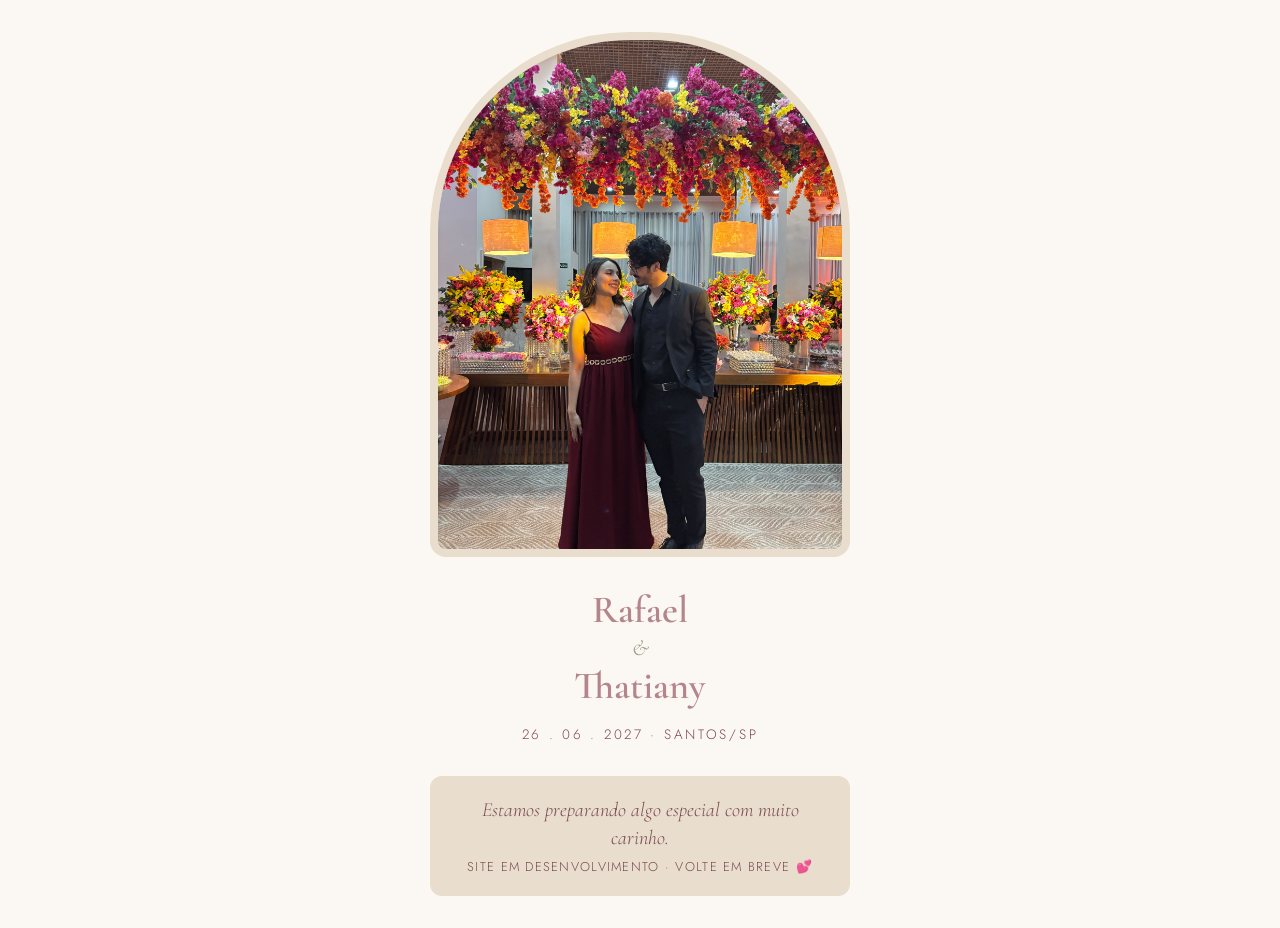
<file: index.html>
<!DOCTYPE html>
<html lang="pt-BR">
<head>
  <meta charset="UTF-8">
  <meta name="viewport" content="width=device-width, initial-scale=1.0">
  <meta name="robots" content="noindex, nofollow">
  <title>Rafael & Thatiany · 26.06.2027</title>
  <link rel="preconnect" href="https://fonts.googleapis.com">
  <link rel="preconnect" href="https://fonts.gstatic.com" crossorigin>
  <link href="https://fonts.googleapis.com/css2?family=Cormorant+Garamond:ital,wght@0,400;0,600;1,400&family=Jost:wght@300;400&display=swap" rel="stylesheet">
  <style>
    :root {
      --marsala-pastel: #B5858C;
      --marsala-profundo: #7A4A52;
      --off-white: #FBF7F2;
      --bege: #E9DDCD;
      --oliva: #9AA48A;
    }
    * { box-sizing: border-box; margin: 0; padding: 0; }
    body {
      min-height: 100vh;
      background: var(--off-white);
      color: var(--marsala-profundo);
      font-family: 'Jost', 'Lato', sans-serif;
      font-weight: 300;
      display: flex;
      align-items: center;
      justify-content: center;
      padding: 2rem 1.25rem;
    }
    main {
      max-width: 420px;
      width: 100%;
      text-align: center;
    }
    .foto {
      width: 100%;
      aspect-ratio: 4 / 5;
      object-fit: cover;
      border-radius: 200px 200px 16px 16px;
      border: 8px solid var(--bege);
      background: var(--bege);
      display: block;
      margin: 0 auto 2rem;
    }
    h1 {
      font-family: 'Cormorant Garamond', Georgia, serif;
      font-weight: 600;
      font-size: 2.4rem;
      line-height: 1.1;
      color: var(--marsala-pastel);
    }
    h1 span {
      display: block;
      font-style: italic;
      font-weight: 400;
      font-size: 1.4rem;
      color: var(--oliva);
      margin: 0.3rem 0;
    }
    .data {
      margin-top: 1rem;
      letter-spacing: 0.2em;
      font-size: 0.85rem;
      text-transform: uppercase;
    }
    .aviso {
      margin-top: 2rem;
      padding: 1.25rem 1.5rem;
      background: var(--bege);
      border-radius: 12px;
      font-family: 'Cormorant Garamond', Georgia, serif;
      font-size: 1.25rem;
      font-style: italic;
      line-height: 1.4;
    }
    .aviso small {
      display: block;
      margin-top: 0.4rem;
      font-family: 'Jost', sans-serif;
      font-style: normal;
      font-size: 0.8rem;
      letter-spacing: 0.1em;
      text-transform: uppercase;
      color: var(--marsala-profundo);
    }
    @media (prefers-reduced-motion: no-preference) {
      main { animation: fade 1.2s ease both; }
      @keyframes fade { from { opacity: 0; transform: translateY(10px); } to { opacity: 1; transform: none; } }
    }
  </style>
</head>
<body>
  <main>
    <img class="foto" src="assets/foto-casal.jpg" alt="Rafael e Thatiany" onerror="this.style.display='none'">
    <h1>Rafael <span>&amp;</span> Thatiany</h1>
    <p class="data">26 . 06 . 2027 · Santos/SP</p>
    <div class="aviso">
      Estamos preparando algo especial com muito carinho.
      <small>Site em desenvolvimento · volte em breve 💕</small>
    </div>
  </main>
</body>
</html>
</file>
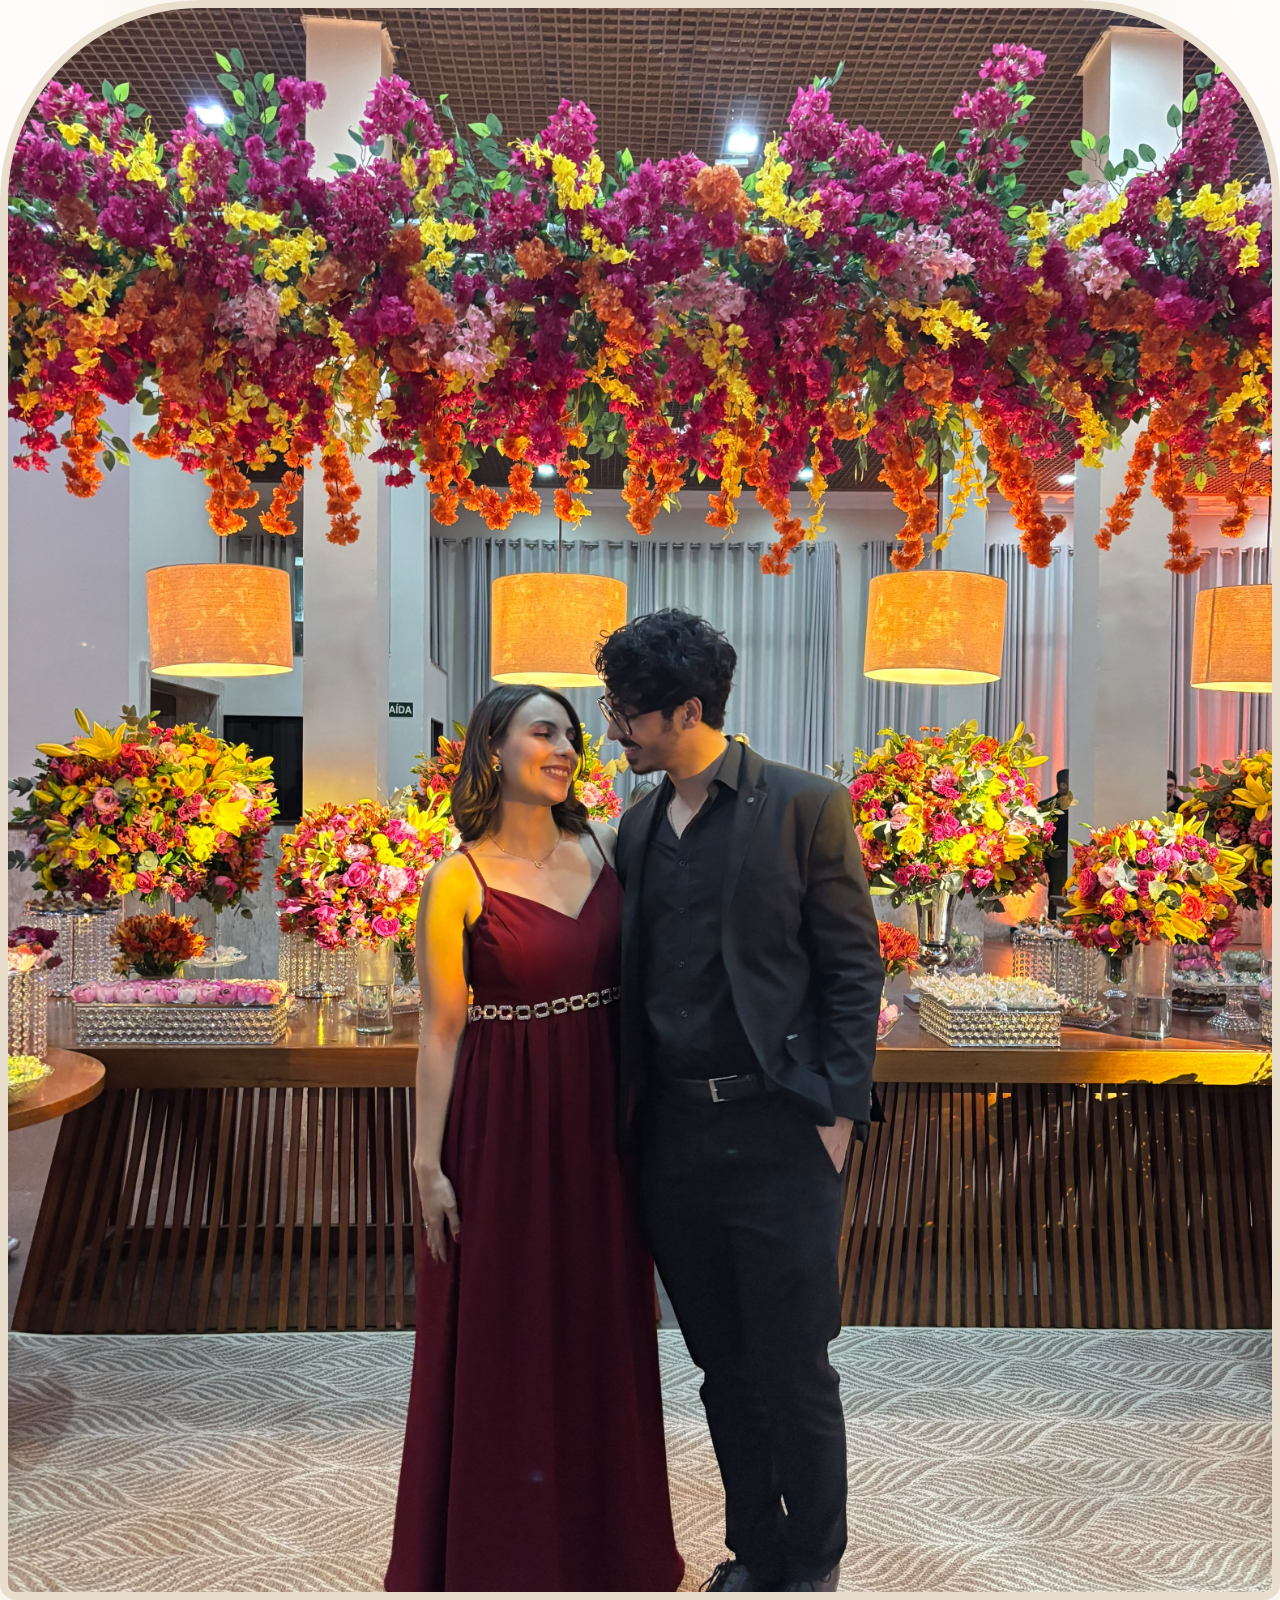
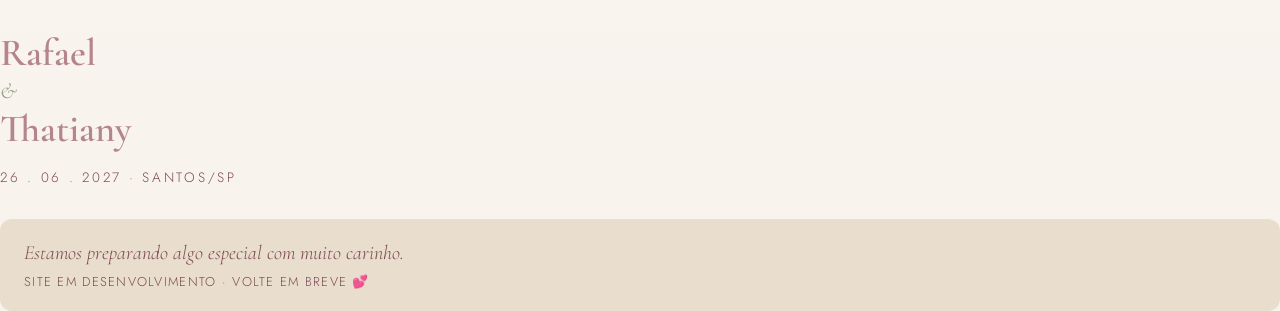
<file: frontend/index.html>
<!DOCTYPE html>
<html lang="pt-BR">
<head>
  <meta charset="UTF-8">
  <meta name="viewport" content="width=device-width, initial-scale=1.0">
  <meta name="robots" content="noindex, nofollow">
  <title>Rafael & Thatiany · 26.06.2027</title>
  <link rel="preconnect" href="https://fonts.googleapis.com">
  <link rel="preconnect" href="https://fonts.gstatic.com" crossorigin>
  <link href="https://fonts.googleapis.com/css2?family=Cormorant+Garamond:ital,wght@0,400;0,600;1,400&family=Jost:wght@300;400&display=swap" rel="stylesheet">
  <link rel="stylesheet" href="./css/styles.css">
</head>
<body>
  <main>
    <img class="foto" src="./assets/foto-casal.jpg" alt="Rafael e Thatiany">
    <h1>Rafael <span>&amp;</span> Thatiany</h1>
    <p class="data">26 . 06 . 2027 · Santos/SP</p>
    <div class="aviso">
      Estamos preparando algo especial com muito carinho.
      <small>Site em desenvolvimento · volte em breve 💕</small>
    </div>
  </main>

  <script src="./js/script.js"></script>
</body>
</html>
</file>
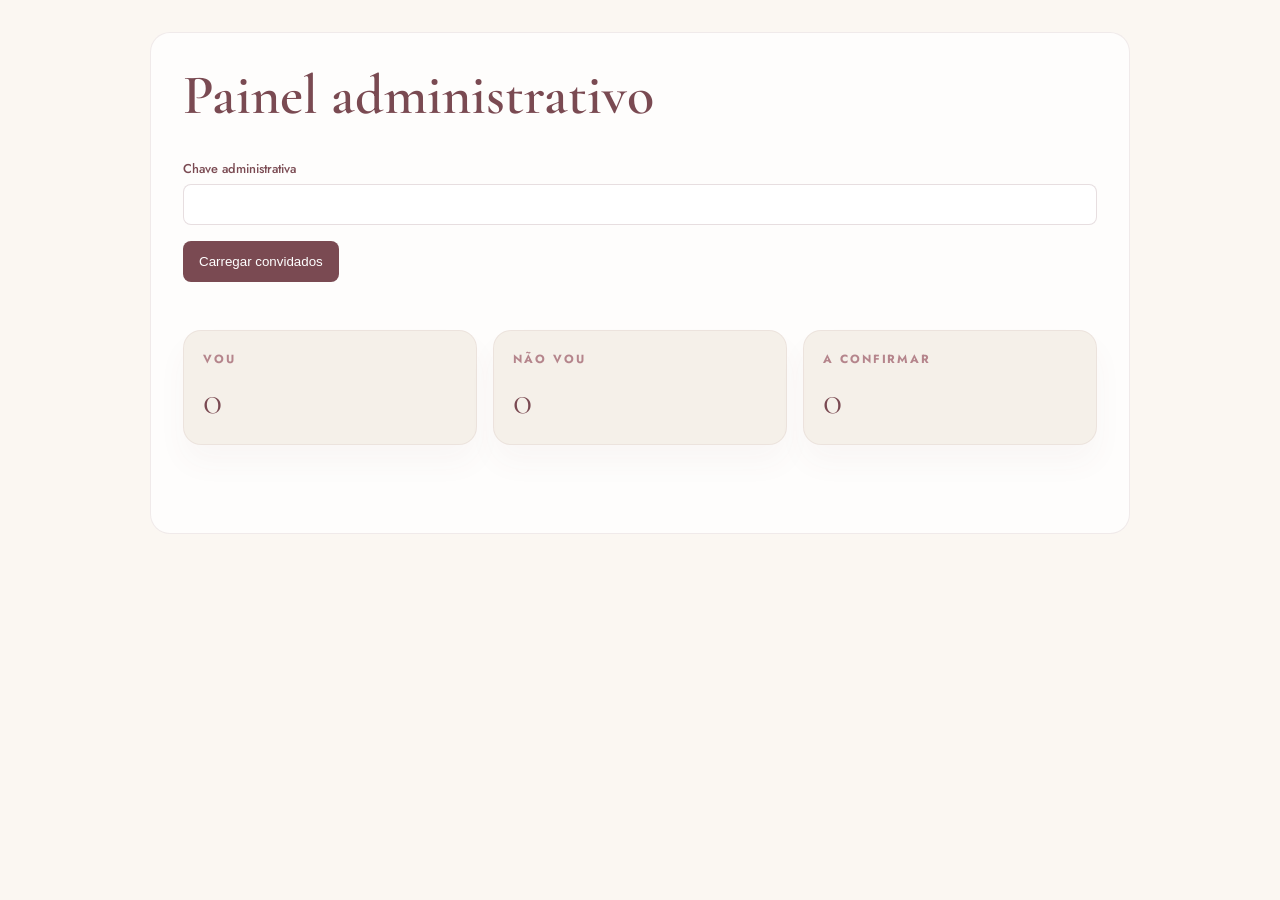
<file: frontend/pages/admin.html>
<!DOCTYPE html>
<html lang="pt-BR">
<head>
  <meta charset="UTF-8">
  <meta name="viewport" content="width=device-width, initial-scale=1.0">
  <meta name="robots" content="noindex, nofollow">
  <title>Painel Administrativo</title>
  <link rel="preconnect" href="https://fonts.googleapis.com">
  <link rel="preconnect" href="https://fonts.gstatic.com" crossorigin>
  <link href="https://fonts.googleapis.com/css2?family=Cormorant+Garamond:wght@400;600;700&family=Jost:wght@300;400;500;600;700&display=swap" rel="stylesheet">
  <link rel="stylesheet" href="../css/styles.css">
  <style>
    body {
      background: #FBF7F2;
      padding: 2rem 1rem;
      font-family: 'Jost', sans-serif;
      color: #7A4A52;
    }

    .container {
      width: min(980px, 100%);
      margin: 0 auto;
      background: rgba(255,255,255,0.75);
      border: 1px solid rgba(122,74,82,0.1);
      border-radius: 20px;
      padding: 2rem;
    }

    h1 {
      font-family: 'Cormorant Garamond', serif;
      font-size: clamp(2.4rem, 5vw, 3.5rem);
      color: #7A4A52;
      margin-bottom: 1rem;
    }

    .grid {
      display: grid;
      grid-template-columns: repeat(3, minmax(0, 1fr));
      gap: 1rem;
      margin-top: 1.5rem;
    }

    .card {
      background: rgba(233,221,205,0.4);
      border-radius: 18px;
      padding: 1.2rem;
      border: 1px solid rgba(122,74,82,0.08);
    }

    .card strong {
      display: block;
      font-size: 0.74rem;
      letter-spacing: 0.16em;
      text-transform: uppercase;
      color: #B5858C;
      margin-bottom: 0.6rem;
    }

    .card span {
      font-family: 'Cormorant Garamond', serif;
      font-size: 2.5rem;
      color: #7A4A52;
    }

    .admin-form,
    .guest-list {
      margin-top: 2rem;
      display: grid;
      gap: 1rem;
    }

    .admin-form[hidden] {
      display: none;
    }

    .admin-fields {
      display: grid;
      grid-template-columns: repeat(2, minmax(0, 1fr));
      gap: 1rem;
    }

    .admin-fields label,
    .admin-form > label {
      display: grid;
      gap: 0.4rem;
      font-size: 0.8rem;
      font-weight: 500;
    }

    .admin-fields input,
    .admin-fields textarea,
    .admin-form input[type="password"] {
      width: 100%;
      border: 1px solid rgba(122,74,82,0.18);
      border-radius: 8px;
      padding: 0.75rem;
      background: #fff;
      color: #7A4A52;
    }

    .admin-fields .wide {
      grid-column: 1 / -1;
    }

    .admin-check {
      display: flex !important;
      align-items: center;
      gap: 0.6rem !important;
    }

    .admin-form button {
      width: fit-content;
      border: 0;
      border-radius: 8px;
      padding: 0.8rem 1rem;
      color: #fff;
      background: #7A4A52;
      cursor: pointer;
    }

    .admin-message {
      min-height: 1.5rem;
    }

    .guest-row {
      border-top: 1px solid rgba(122,74,82,0.14);
      padding: 1rem 0;
    }

    .guest-row h2 {
      font: 600 1.25rem 'Jost', sans-serif;
      margin: 0 0 0.3rem;
      color: #7A4A52;
    }

    .guest-row p {
      font-size: 0.9rem;
    }

    .guest-actions,
    .person-status-form {
      display: flex;
      flex-wrap: wrap;
      align-items: center;
      gap: 0.6rem;
      margin-top: 0.75rem;
    }

    .guest-actions button,
    .person-status-form button,
    .guest-edit-form button {
      border: 0;
      border-radius: 6px;
      padding: 0.55rem 0.75rem;
      background: #7A4A52;
      color: #fff;
      cursor: pointer;
    }

    .guest-actions .danger {
      background: #8a3434;
    }

    .person-row {
      display: grid;
      grid-template-columns: minmax(140px, 1fr) auto;
      align-items: center;
      gap: 0.75rem;
      border-top: 1px solid rgba(122,74,82,0.1);
      padding: 0.7rem 0;
    }

    .person-row select,
    .guest-edit-form input {
      border: 1px solid rgba(122,74,82,0.18);
      border-radius: 6px;
      padding: 0.5rem;
      color: #7A4A52;
      background: #fff;
    }

    .guest-edit-form {
      display: grid;
      gap: 0.7rem;
      margin-top: 0.8rem;
      padding: 1rem;
      background: rgba(233,221,205,0.28);
    }

    .guest-edit-form[hidden] {
      display: none;
    }

    .guest-edit-fields {
      display: grid;
      grid-template-columns: repeat(2, minmax(0, 1fr));
      gap: 0.65rem;
    }

    .guest-edit-fields label {
      display: grid;
      gap: 0.3rem;
      font-size: 0.8rem;
    }

    .guest-edit-fields input[type="checkbox"] {
      width: auto;
    }

    .gift-admin-list {
      margin-top: 1rem;
      display: grid;
      gap: 0.75rem;
    }

    .gift-admin-row {
      display: grid;
      grid-template-columns: minmax(0, 1fr) auto;
      align-items: center;
      gap: 0.75rem;
      border-top: 1px solid rgba(122,74,82,0.12);
      padding: 0.75rem 0;
    }

    .gift-admin-row p {
      margin: 0.25rem 0 0;
      font-size: 0.85rem;
    }

    .gift-admin-row button {
      border: 0;
      border-radius: 6px;
      padding: 0.55rem 0.75rem;
      background: #7A4A52;
      color: #fff;
      cursor: pointer;
    }

    .fixed-companion-form,
    .fixed-companion-edit {
      display: flex;
      flex-wrap: wrap;
      align-items: center;
      gap: 0.5rem;
      padding: 0.7rem 0;
      border-top: 1px solid rgba(122,74,82,0.1);
    }

    .fixed-companion-form input,
    .fixed-companion-edit input {
      flex: 1 1 180px;
      min-width: 0;
      border: 1px solid rgba(122,74,82,0.18);
      border-radius: 6px;
      padding: 0.55rem;
      color: #7A4A52;
      background: #fff;
    }

    .fixed-companion-form button,
    .fixed-companion-edit button {
      border: 0;
      border-radius: 6px;
      padding: 0.55rem 0.75rem;
      background: #7A4A52;
      color: #fff;
      cursor: pointer;
    }

    .fixed-companion-edit .danger {
      background: #8a3434;
    }

    @media (max-width: 640px) {
      .grid,
      .admin-fields,
      .guest-edit-fields,
      .person-row {
        grid-template-columns: 1fr;
      }

      .admin-fields .wide {
        grid-column: auto;
      }
    }
  </style>
</head>
<body data-page="admin" data-api-base="http://localhost:5000">
  <main class="container">
    <h1>Painel administrativo</h1>

    <form id="adminConnectForm" class="admin-form">
      <label for="adminKey">Chave administrativa
        <input id="adminKey" type="password" autocomplete="current-password" required>
      </label>
      <button type="submit">Carregar convidados</button>
    </form>

    <p id="adminMessage" class="admin-message" role="status" aria-live="polite"></p>

    <section aria-label="Resumo de confirmações" class="grid">
      <div class="card"><strong>Vou</strong><span id="adminGoing">0</span></div>
      <div class="card"><strong>Não vou</strong><span id="adminNotGoing">0</span></div>
      <div class="card"><strong>A confirmar</strong><span id="adminPending">0</span></div>
    </section>

    <form id="guestCreateForm" class="admin-form" hidden>
      <h2>Novo convite</h2>
      <div class="admin-fields">
        <label>Nome do titular<input name="name" maxlength="120" required></label>
        <label>Grupo<input name="groupName" maxlength="120"></label>
        <label>WhatsApp<input name="whatsApp" maxlength="30" inputmode="tel"></label>
        <label>Limite de acompanhantes livres<input name="freeCompanionLimit" type="number" min="0" max="5" value="0"></label>
        <label class="wide">Acompanhantes fixos, um nome por linha<textarea name="companions" rows="3"></textarea></label>
        <label class="admin-check wide"><input name="allowFreeCompanions" type="checkbox"> Permitir acompanhantes livres</label>
      </div>
      <button type="submit">Cadastrar convite</button>
    </form>

    <p id="guestActionMessage" class="admin-message" role="status" aria-live="polite"></p>

    <section id="guestList" class="guest-list" aria-label="Convidados cadastrados"></section>

    <section id="giftAdminSection" class="admin-form" hidden aria-labelledby="giftAdminTitle">
      <h2 id="giftAdminTitle">Lista de presentes simbólicos</h2>
      <p>O cadastro cria opções fictícias com valor sugerido. Nenhuma cobrança é iniciada pelo site.</p>
      <form id="giftCreateForm" class="admin-fields">
        <label>Nome do item<input name="name" maxlength="120" required></label>
        <label>Valor sugerido (R$)<input name="amount" type="number" min="0.01" max="1000000" step="0.01" required></label>
        <label class="wide">Descrição<textarea name="description" maxlength="500" rows="2" required></textarea></label>
        <label class="wide">URL da imagem (opcional, HTTPS)<input name="imageUrl" type="url" maxlength="1000"></label>
        <button type="submit">Cadastrar presente</button>
      </form>
      <div id="giftAdminList" class="gift-admin-list" aria-label="Itens cadastrados"></div>
    </section>
  </main>
  <script src="../js/script.js"></script>
</body>
</html>
</file>
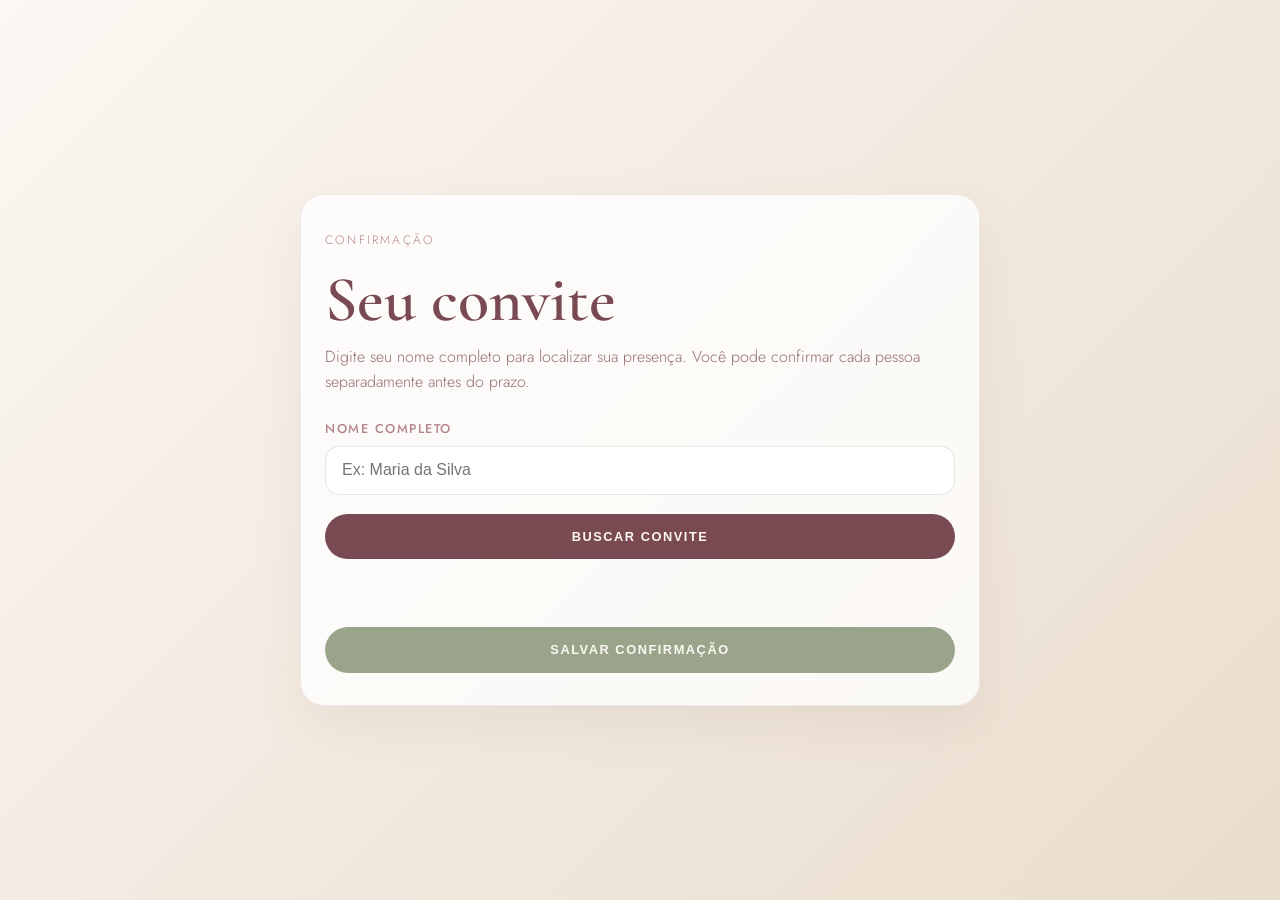
<file: frontend/pages/confirmacao.html>
<!DOCTYPE html>
<html lang="pt-BR">
<head>
  <meta charset="UTF-8">
  <meta name="viewport" content="width=device-width, initial-scale=1.0">
  <meta name="robots" content="noindex, nofollow">
  <title>Confirmação de presença</title>
  <link rel="preconnect" href="https://fonts.googleapis.com">
  <link rel="preconnect" href="https://fonts.gstatic.com" crossorigin>
  <link href="https://fonts.googleapis.com/css2?family=Cormorant+Garamond:wght@400;600;700&family=Jost:wght@300;400;500;600;700&display=swap" rel="stylesheet">
  <link rel="stylesheet" href="../css/styles.css">
  <style>
    body {
      min-height: 100vh;
      display: flex;
      align-items: center;
      justify-content: center;
      background: linear-gradient(135deg, #FBF7F2 0%, #E9DDCD 100%);
      padding: 2rem 1rem;
    }

    .card {
      width: min(680px, 100%);
      background: rgba(255,255,255,0.78);
      border: 1px solid rgba(122,74,82,0.1);
      border-radius: 24px;
      box-shadow: 0 20px 50px rgba(122,74,82,0.08);
      padding: 2rem 1.5rem;
    }

    .eyebrow {
      display: inline-block;
      text-transform: uppercase;
      letter-spacing: 0.18em;
      font-size: 0.76rem;
      color: #B5858C;
      margin-bottom: 1rem;
    }

    h1 {
      font-family: 'Cormorant Garamond', serif;
      font-size: clamp(2.4rem, 6vw, 4rem);
      color: #7A4A52;
      margin-bottom: 0.5rem;
    }

    .intro {
      color: rgba(122,74,82,0.8);
      margin-bottom: 1.5rem;
      line-height: 1.6;
    }

    .field {
      display: grid;
      gap: 0.5rem;
      margin-bottom: 1.2rem;
    }

    label[for="nome"] {
      font-size: 0.8rem;
      letter-spacing: 0.12em;
      text-transform: uppercase;
      color: #B5858C;
      font-weight: 500;
    }

    #nome {
      width: 100%;
      border: 1px solid rgba(122,74,82,0.14);
      background: rgba(255,255,255,0.9);
      border-radius: 14px;
      padding: 0.9rem 1rem;
      font-size: 1rem;
      color: #7A4A52;
    }

    .button-row {
      display: flex;
      gap: 0.75rem;
      margin-top: 0.5rem;
    }

    button {
      border: none;
      border-radius: 999px;
      padding: 0.95rem 1rem;
      background: #7A4A52;
      color: #FBF7F2;
      font-size: 0.8rem;
      letter-spacing: 0.12em;
      text-transform: uppercase;
      font-weight: 600;
      cursor: pointer;
    }

    #buscarConvite {
      width: 100%;
    }

    .resultado,
    .mensagem {
      margin-top: 1.5rem;
      padding: 1rem 1.1rem;
      border-radius: 14px;
      background: rgba(154,164,138,0.1);
      color: #7A4A52;
      display: none;
    }

    .resultado.visible,
    .mensagem.visible {
      display: block;
    }

    .lista {
      display: grid;
      gap: 1rem;
      margin-top: 1.5rem;
    }

    .pessoa {
      background: rgba(233,221,205,0.35);
      border: 1px solid rgba(122,74,82,0.08);
      border-radius: 18px;
      padding: 1rem;
    }

    .nome-pessoa {
      font-weight: 600;
      margin-bottom: 0.8rem;
      font-size: 1.05rem;
    }

    .opcoes {
      display: flex;
      flex-wrap: wrap;
      gap: 0.65rem;
    }

    .opcoes label {
      display: inline-flex;
      align-items: center;
      gap: 0.5rem;
      padding: 0.55rem 0.8rem;
      border-radius: 999px;
      background: rgba(255,255,255,0.6);
      border: 1px solid rgba(122,74,82,0.1);
      font-size: 0.8rem;
      letter-spacing: 0.08em;
      text-transform: uppercase;
      color: #7A4A52;
    }

    .opcoes input {
      accent-color: #7A4A52;
    }

    #salvarConfirmacao {
      width: 100%;
      margin-top: 1.25rem;
      background: #9AA48A;
    }

    .mensagem.success {
      background: rgba(154,164,138,0.16);
      color: #3f5547;
    }

    .mensagem.error {
      background: rgba(181,133,140,0.12);
      color: #7A4A52;
    }

    @media (max-width: 560px) {
      .opcoes {
        flex-direction: column;
      }
    }
  </style>
</head>
<body data-page="confirmacao" data-api-base="http://localhost:5000">
  <main class="card">
    <span class="eyebrow">Confirmação</span>
    <h1>Seu convite</h1>
    <p class="intro">Digite seu nome completo para localizar sua presença. Você pode confirmar cada pessoa separadamente antes do prazo.</p>

    <div class="field">
      <label for="nome">Nome completo</label>
      <input id="nome" type="text" placeholder="Ex: Maria da Silva">
    </div>

    <button type="button" id="buscarConvite">Buscar convite</button>

    <div id="resultado" class="resultado" aria-live="polite"></div>
    <div id="listaConvidados" class="lista" aria-live="polite"></div>
    <div id="acompanhanteLivre" class="lista"></div>
    <button type="button" id="salvarConfirmacao">Salvar confirmação</button>
    <div id="mensagemStatus" class="mensagem" aria-live="polite"></div>
  </main>

  <script src="../js/script.js"></script>
</body>
</html>
</file>
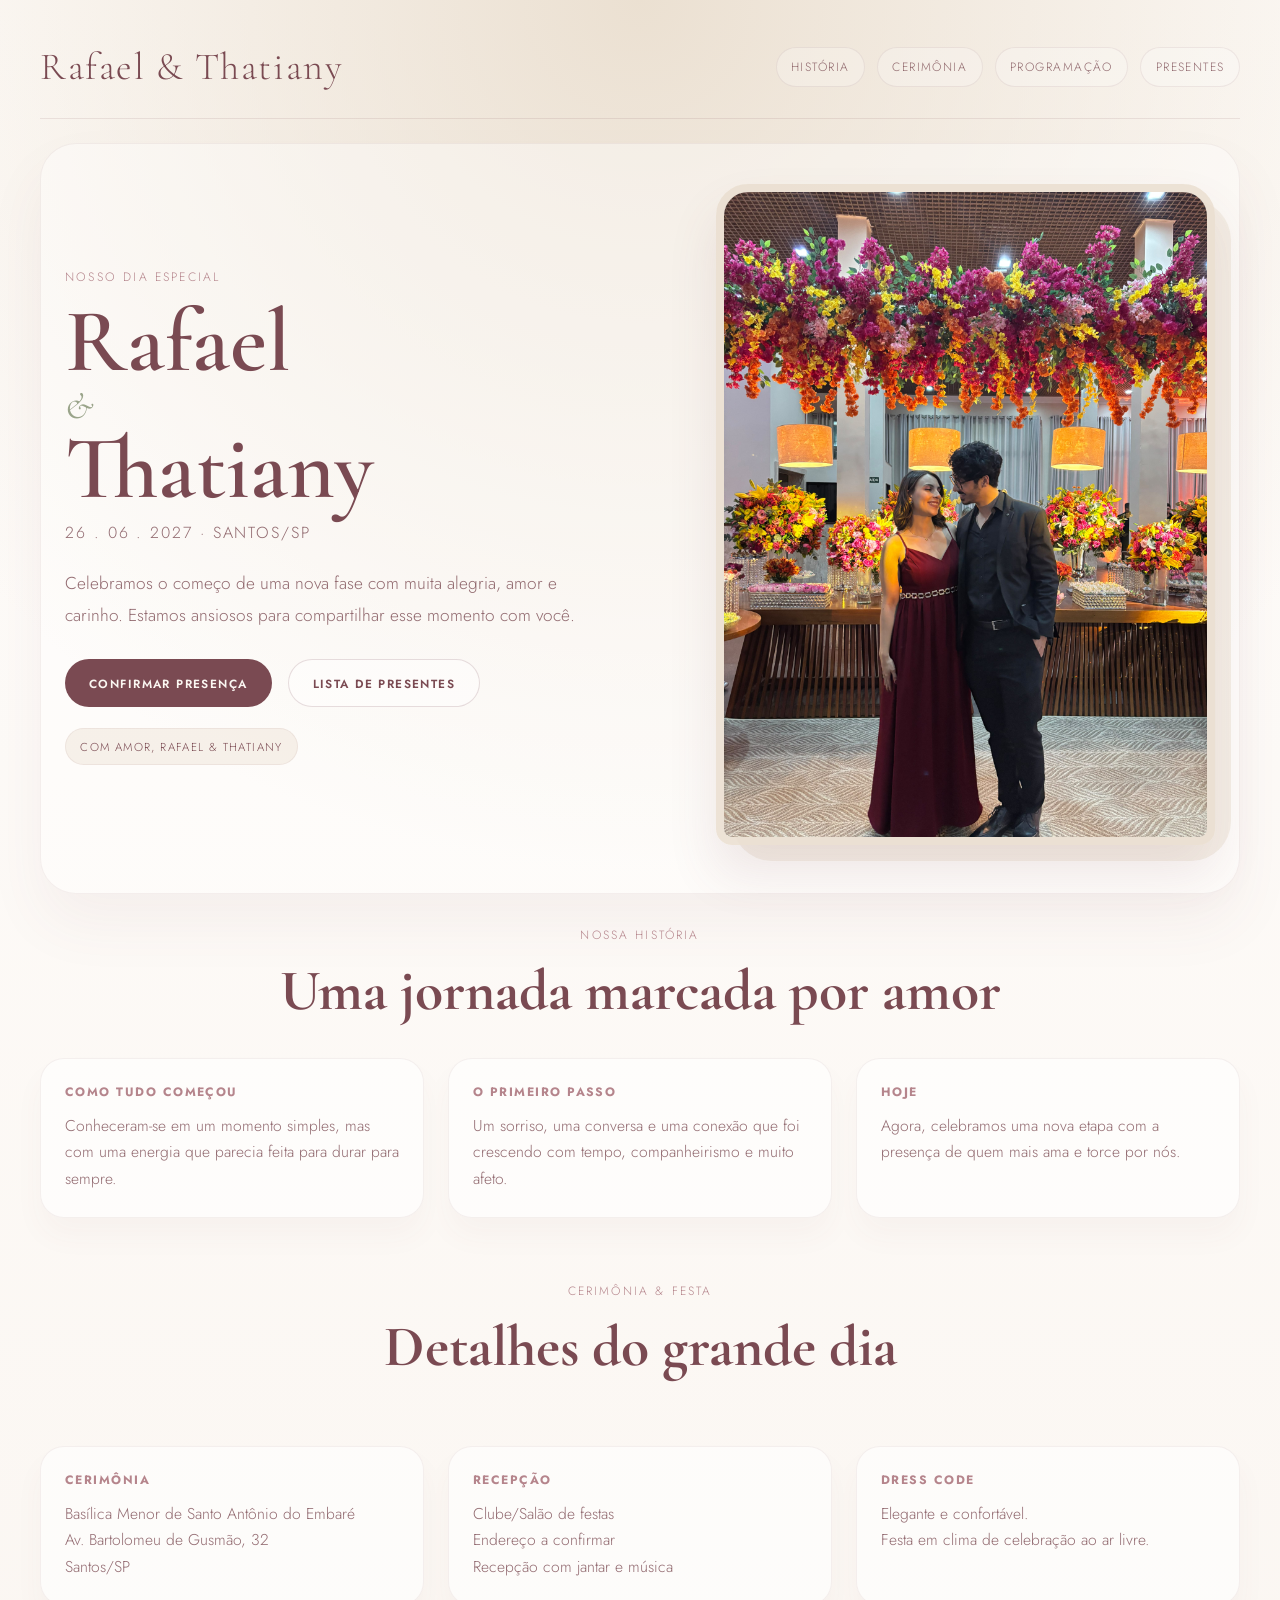
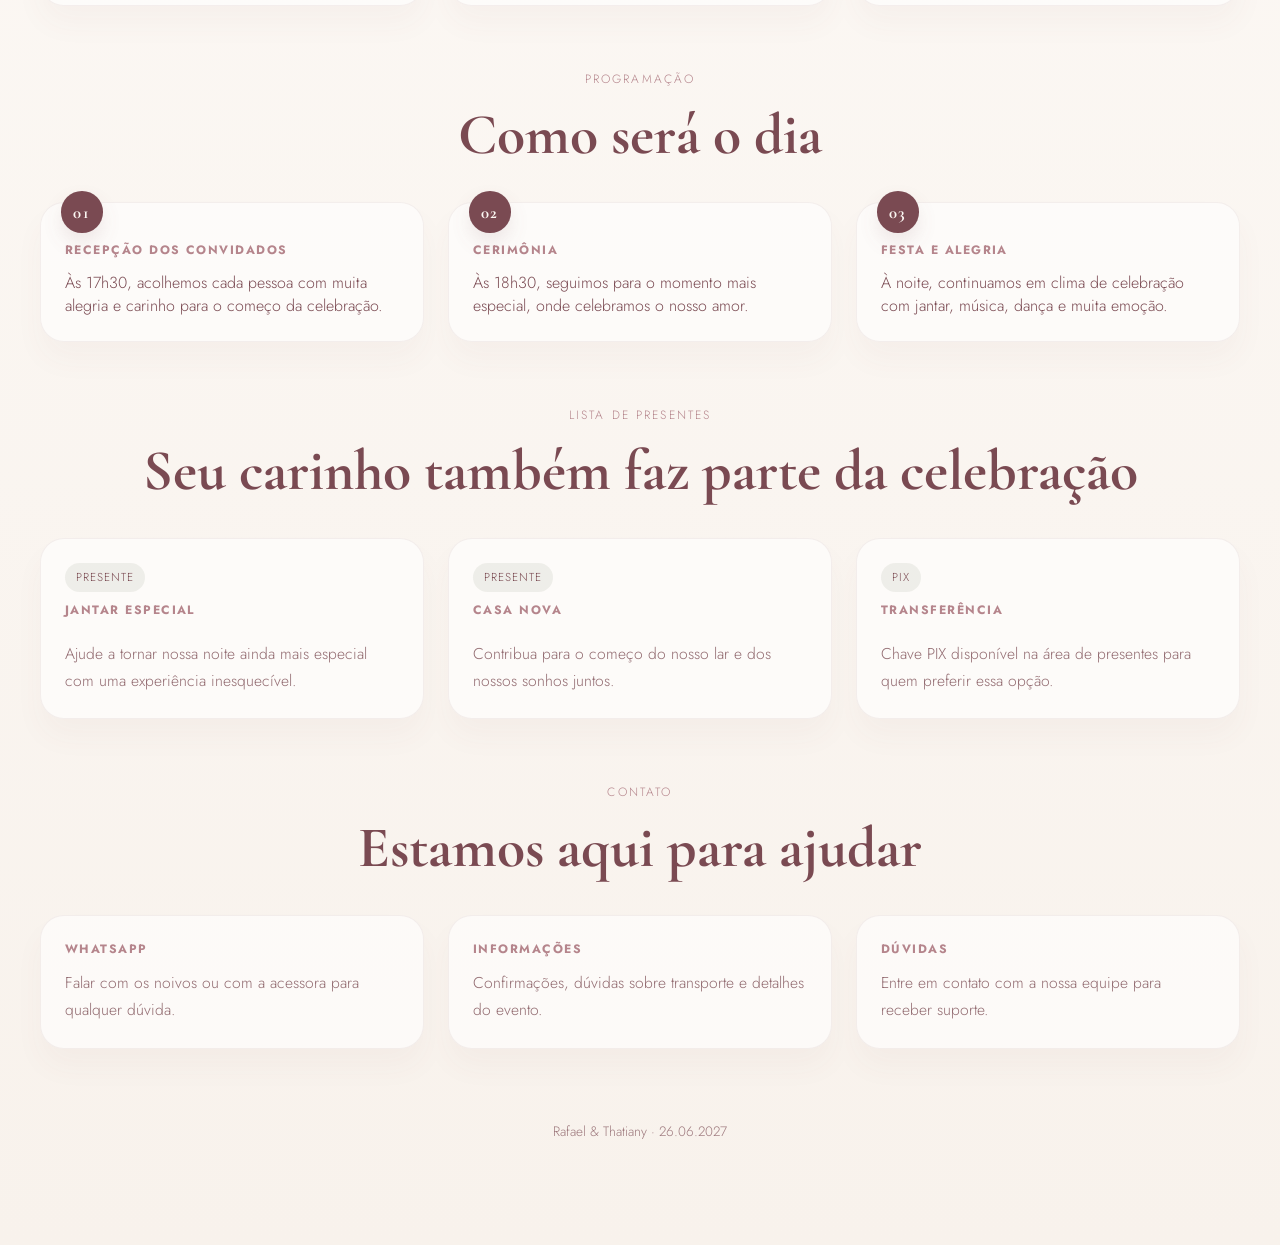
<file: frontend/pages/inicio.html>
<!DOCTYPE html>
<html lang="pt-BR">
<head>
  <meta charset="UTF-8">
  <meta name="viewport" content="width=device-width, initial-scale=1.0">
  <meta name="robots" content="noindex, nofollow">
  <title>Rafael & Thatiany</title>
  <link rel="preconnect" href="https://fonts.googleapis.com">
  <link rel="preconnect" href="https://fonts.gstatic.com" crossorigin>
  <link href="https://fonts.googleapis.com/css2?family=Cormorant+Garamond:wght@400;600;700&family=Jost:wght@300;400;500;600;700&display=swap" rel="stylesheet">
  <link rel="stylesheet" href="../css/styles.css">
</head>
<body data-page="home">
  <div class="home-shell">
    <header class="home-header">
      <div class="brand">Rafael &amp; Thatiany</div>
      <nav class="home-nav" aria-label="Navegação principal">
        <a href="#historia">História</a>
        <a href="#cerimonia">Cerimônia</a>
        <a href="#programacao">Programação</a>
        <a href="presentes.html">Presentes</a>
      </nav>
    </header>

    <main>
      <section class="hero">
        <div class="hero-copy">
          <span class="kicker">Nosso dia especial</span>
          <h1>Rafael <span>&amp;</span> Thatiany</h1>
          <p class="hero-meta">26 . 06 . 2027 · Santos/SP</p>
          <p>Celebramos o começo de uma nova fase com muita alegria, amor e carinho. Estamos ansiosos para compartilhar esse momento com você.</p>

          <div class="cta-row">
            <a class="btn btn-primary" href="confirmacao.html">Confirmar presença</a>
            <a class="btn btn-secondary" href="presentes.html">Lista de presentes</a>
          </div>

          <div class="hero-note">Com amor, Rafael &amp; Thatiany</div>
        </div>

        <div class="hero-visual">
          <img class="hero-photo" src="../assets/foto-casal.jpg" alt="Rafael e Thatiany" />
        </div>
      </section>

      <section class="section" id="historia">
        <div class="section-header">
          <span class="eyebrow">Nossa história</span>
          <h2>Uma jornada marcada por amor</h2>
        </div>

        <div class="story-grid">
          <article class="card">
            <strong>Como tudo começou</strong>
            <p>Conheceram-se em um momento simples, mas com uma energia que parecia feita para durar para sempre.</p>
          </article>
          <article class="card">
            <strong>O primeiro passo</strong>
            <p>Um sorriso, uma conversa e uma conexão que foi crescendo com tempo, companheirismo e muito afeto.</p>
          </article>
          <article class="card">
            <strong>Hoje</strong>
            <p>Agora, celebramos uma nova etapa com a presença de quem mais ama e torce por nós.</p>
          </article>
        </div>
      </section>

      <section class="section" id="cerimonia">
        <div class="section-header">
          <span class="eyebrow">Cerimônia & festa</span>
          <h2>Detalhes do grande dia</h2>
        </div>

        <div class="countdown" data-countdown aria-label="Contagem regressiva para o casamento"></div>

        <div class="details-grid" style="margin-top: 2rem;">
          <article class="card">
            <strong>Cerimônia</strong>
            <p>Basílica Menor de Santo Antônio do Embaré<br>Av. Bartolomeu de Gusmão, 32<br>Santos/SP</p>
          </article>
          <article class="card">
            <strong>Recepção</strong>
            <p>Clube/Salão de festas<br>Endereço a confirmar<br>Recepção com jantar e música</p>
          </article>
          <article class="card">
            <strong>Dress code</strong>
            <p>Elegante e confortável.<br>Festa em clima de celebração ao ar livre.</p>
          </article>
        </div>
      </section>

      <section class="section" id="programacao">
        <div class="section-header">
          <span class="eyebrow">Programação</span>
          <h2>Como será o dia</h2>
        </div>

        <div class="timeline-grid">
          <article class="card" data-step="1">
            <strong>Recepção dos convidados</strong>
            <p>Às 17h30, acolhemos cada pessoa com muita alegria e carinho para o começo da celebração.</p>
          </article>
          <article class="card" data-step="2">
            <strong>Cerimônia</strong>
            <p>Às 18h30, seguimos para o momento mais especial, onde celebramos o nosso amor.</p>
          </article>
          <article class="card" data-step="3">
            <strong>Festa e alegria</strong>
            <p>À noite, continuamos em clima de celebração com jantar, música, dança e muita emoção.</p>
          </article>
        </div>
      </section>

      <section class="section" id="presentes">
        <div class="section-header">
          <span class="eyebrow">Lista de presentes</span>
          <h2>Seu carinho também faz parte da celebração</h2>
        </div>

        <div class="gift-grid">
          <article class="card gift-item">
            <span class="tag">Presente</span>
            <strong>Jantar especial</strong>
            <p>Ajude a tornar nossa noite ainda mais especial com uma experiência inesquecível.</p>
          </article>
          <article class="card gift-item">
            <span class="tag">Presente</span>
            <strong>Casa nova</strong>
            <p>Contribua para o começo do nosso lar e dos nossos sonhos juntos.</p>
          </article>
          <article class="card gift-item">
            <span class="tag">Pix</span>
            <strong>Transferência</strong>
            <p>Chave PIX disponível na área de presentes para quem preferir essa opção.</p>
          </article>
        </div>
      </section>

      <section class="section" id="contato">
        <div class="section-header">
          <span class="eyebrow">Contato</span>
          <h2>Estamos aqui para ajudar</h2>
        </div>

        <div class="contact-grid">
          <article class="card">
            <strong>WhatsApp</strong>
            <p>Falar com os noivos ou com a acessora para qualquer dúvida.</p>
          </article>
          <article class="card">
            <strong>Informações</strong>
            <p>Confirmações, dúvidas sobre transporte e detalhes do evento.</p>
          </article>
          <article class="card">
            <strong>Dúvidas</strong>
            <p>Entre em contato com a nossa equipe para receber suporte.</p>
          </article>
        </div>
      </section>
    </main>

    <footer>
      Rafael &amp; Thatiany · 26.06.2027
    </footer>
  </div>
</body>
</html>
</file>
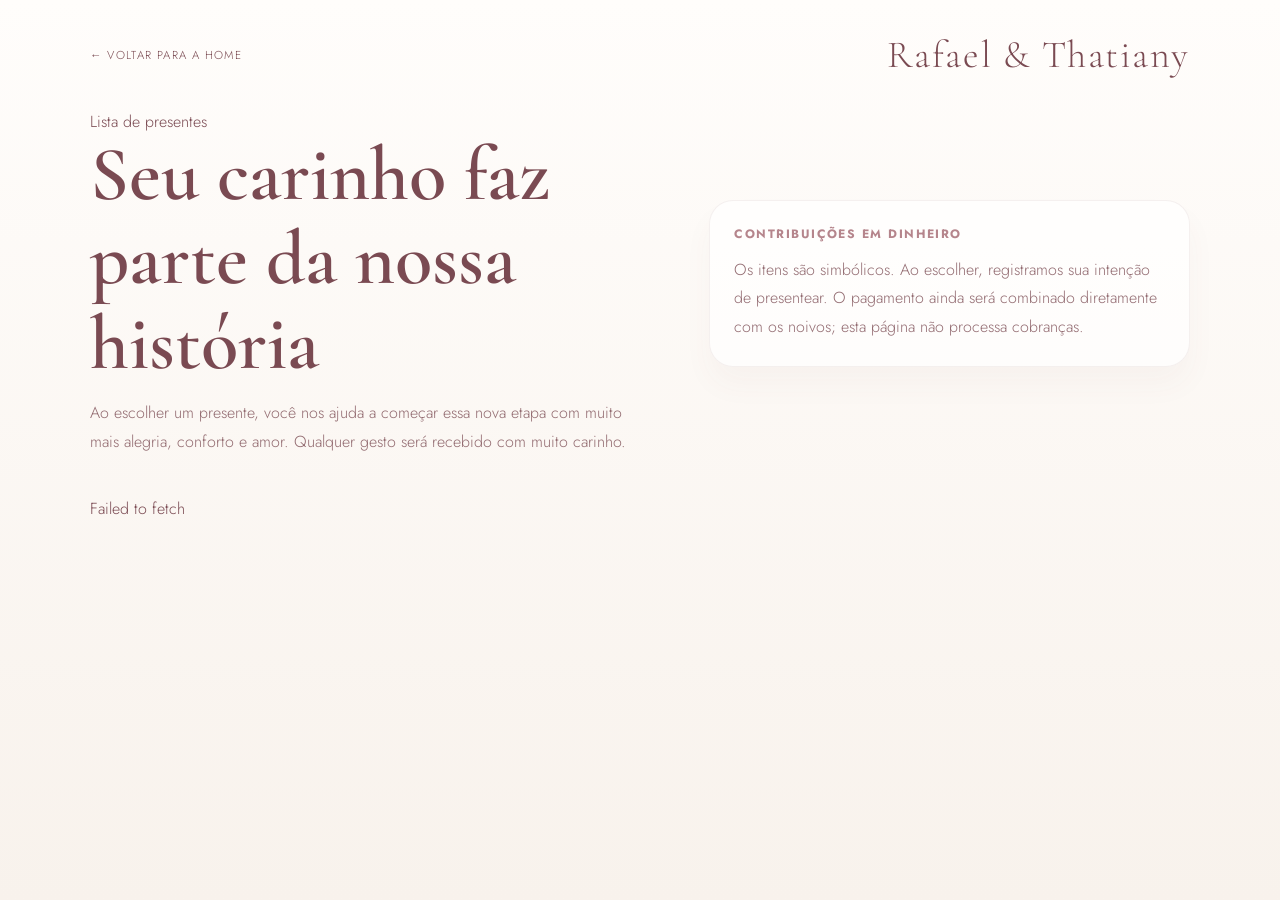
<file: frontend/pages/presentes.html>
<!DOCTYPE html>
<html lang="pt-BR">
<head>
  <meta charset="UTF-8">
  <meta name="viewport" content="width=device-width, initial-scale=1.0">
  <meta name="robots" content="noindex, nofollow">
  <title>Lista de presentes</title>
  <link rel="preconnect" href="https://fonts.googleapis.com">
  <link rel="preconnect" href="https://fonts.gstatic.com" crossorigin>
  <link href="https://fonts.googleapis.com/css2?family=Cormorant+Garamond:wght@400;600;700&family=Jost:wght@300;400;500;600;700&display=swap" rel="stylesheet">
  <link rel="stylesheet" href="../css/styles.css">
  <style>
    body {
      background: linear-gradient(180deg, #fffdfb 0%, #f8f2ec 100%);
      padding: 0;
    }

    .page-shell {
      width: min(1100px, calc(100% - 2rem));
      margin: 0 auto;
      padding: 2rem 0 4rem;
    }

    .page-header {
      display: flex;
      align-items: center;
      justify-content: space-between;
      gap: 1rem;
      margin-bottom: 2rem;
    }

    .back-link {
      color: var(--marsala-profundo);
      text-decoration: none;
      letter-spacing: 0.12em;
      text-transform: uppercase;
      font-size: 0.72rem;
    }

    .presentes-hero {
      display: grid;
      grid-template-columns: 1.1fr 0.9fr;
      gap: 2rem;
      align-items: center;
      margin-bottom: 2.5rem;
    }

    .presentes-hero h1 {
      font-family: 'Cormorant Garamond', Georgia, serif;
      font-size: clamp(3rem, 6vw, 5rem);
      color: var(--marsala-profundo);
      margin-bottom: 0.8rem;
    }

    .presentes-hero p {
      color: rgba(122,74,82,0.82);
      line-height: 1.8;
      max-width: 560px;
    }

    .pix-box {
      background: rgba(255,255,255,0.7);
      border: 1px solid rgba(122,74,82,0.08);
      border-radius: 24px;
      padding: 1.5rem;
      box-shadow: 0 18px 30px rgba(122,74,82,0.04);
    }

    .pix-box strong {
      display: block;
      font-size: 0.76rem;
      letter-spacing: 0.12em;
      text-transform: uppercase;
      color: var(--marsala-pastel);
      margin-bottom: 0.8rem;
    }

    .pix-code {
      font-size: 1.1rem;
      font-weight: 600;
      color: var(--marsala-profundo);
      word-break: break-word;
      margin-bottom: 1rem;
    }

    .copy-btn,
    .reserve-btn {
      border: none;
      border-radius: 999px;
      padding: 0.75rem 1rem;
      background: var(--marsala-profundo);
      color: var(--off-white);
      text-transform: uppercase;
      letter-spacing: 0.12em;
      font-size: 0.72rem;
      font-weight: 600;
      cursor: pointer;
    }

    .gift-grid {
      display: grid;
      grid-template-columns: repeat(3, minmax(0, 1fr));
      gap: 1.5rem;
      margin-top: 1.5rem;
    }

    .gift-card {
      background: rgba(255,255,255,0.7);
      border: 1px solid rgba(122,74,82,0.08);
      border-radius: 22px;
      padding: 1.25rem;
      box-shadow: 0 16px 28px rgba(122,74,82,0.04);
      display: flex;
      flex-direction: column;
      gap: 1rem;
    }

    .gift-illustration {
      min-height: 160px;
      border-radius: 18px;
      background: linear-gradient(135deg, rgba(233,221,205,0.9), rgba(181,133,140,0.35));
      display: flex;
      align-items: center;
      justify-content: center;
      color: var(--marsala-profundo);
      font-size: 0.72rem;
      letter-spacing: 0.12em;
      text-transform: uppercase;
    }

    .gift-card h2 {
      font-family: 'Cormorant Garamond', Georgia, serif;
      font-size: 2.2rem;
      color: var(--marsala-profundo);
    }

    .gift-card p {
      color: rgba(122,74,82,0.82);
      line-height: 1.7;
    }

    .gift-meta {
      display: flex;
      align-items: center;
      justify-content: space-between;
      gap: 0.75rem;
      margin-top: auto;
    }

    .gift-status {
      display: inline-flex;
      align-items: center;
      justify-content: center;
      padding: 0.4rem 0.7rem;
      border-radius: 999px;
      background: rgba(154,164,138,0.14);
      color: var(--marsala-profundo);
      font-size: 0.7rem;
      letter-spacing: 0.08em;
      text-transform: uppercase;
    }

    .gift-status.reserved {
      background: rgba(122,74,82,0.12);
      color: var(--marsala-profundo);
    }

    .gift-message {
      min-height: 1.5rem;
      margin-top: 1rem;
    }

    .gift-empty {
      padding: 1.5rem 0;
      border-top: 1px solid rgba(122,74,82,0.14);
    }

    .gift-dialog {
      width: min(460px, calc(100% - 2rem));
      border: 1px solid rgba(122,74,82,0.18);
      border-radius: 12px;
      padding: 1.5rem;
      color: var(--marsala-profundo);
    }

    .gift-dialog::backdrop {
      background: rgba(45,30,32,0.45);
    }

    .gift-dialog form {
      display: grid;
      gap: 1rem;
    }

    .gift-dialog label {
      display: grid;
      gap: 0.4rem;
    }

    .gift-dialog input {
      width: 100%;
      border: 1px solid rgba(122,74,82,0.2);
      border-radius: 6px;
      padding: 0.7rem;
    }

    .gift-dialog-actions {
      display: flex;
      justify-content: flex-end;
      gap: 0.6rem;
    }

    .gift-dialog-actions button {
      border: 0;
      border-radius: 6px;
      padding: 0.7rem 0.9rem;
      background: var(--marsala-profundo);
      color: var(--off-white);
      cursor: pointer;
    }

    .gift-dialog-actions [data-cancel-gift] {
      background: #71666a;
    }

    @media (max-width: 820px) {
      .presentes-hero,
      .gift-grid {
        grid-template-columns: 1fr;
      }

      .page-header {
        flex-direction: column;
        align-items: flex-start;
      }
    }
  </style>
</head>
<body data-page="presentes">
  <div class="page-shell">
    <header class="page-header">
      <a class="back-link" href="inicio.html">← Voltar para a home</a>
      <div class="brand">Rafael &amp; Thatiany</div>
    </header>

    <section class="presentes-hero">
      <div>
        <span class="eyebrow">Lista de presentes</span>
        <h1>Seu carinho faz parte da nossa história</h1>
        <p>Ao escolher um presente, você nos ajuda a começar essa nova etapa com muito mais alegria, conforto e amor. Qualquer gesto será recebido com muito carinho.</p>
      </div>

      <aside class="pix-box">
        <strong>Contribuições em dinheiro</strong>
        <p>Os itens são simbólicos. Ao escolher, registramos sua intenção de presentear. O pagamento ainda será combinado diretamente com os noivos; esta página não processa cobranças.</p>
      </aside>
    </section>

    <main>
      <p id="giftMessage" class="gift-message" role="status" aria-live="polite">Carregando presentes...</p>
      <div id="giftGrid" class="gift-grid" aria-label="Presentes disponíveis"></div>
    </main>
  </div>

  <dialog id="giftDialog" class="gift-dialog" aria-labelledby="giftDialogTitle">
    <form id="giftClaimForm">
      <h2 id="giftDialogTitle">Escolher presente</h2>
      <p id="giftDialogDescription"></p>
      <label for="giftGuestName">Seu nome
        <input id="giftGuestName" name="guestName" maxlength="120" autocomplete="name" required>
      </label>
      <div class="gift-dialog-actions">
        <button type="button" data-cancel-gift>Cancelar</button>
        <button type="submit">Confirmar escolha</button>
      </div>
    </form>
  </dialog>

  <script src="../js/script.js"></script>
</body>
</html>
</file>
<file: frontend/css/styles.css>
:root {
  --marsala-pastel: #B5858C;
  --marsala-profundo: #7A4A52;
  --off-white: #FBF7F2;
  --bege: #E9DDCD;
  --oliva: #9AA48A;
}

* {
  box-sizing: border-box;
  margin: 0;
  padding: 0;
}

body {
  min-height: 100vh;
  background:
    radial-gradient(circle at top, rgba(233, 221, 205, 0.9), transparent 30%),
    linear-gradient(180deg, #fffdfb 0%, #f8f2ec 100%);
  color: var(--marsala-profundo);
  font-family: 'Jost', 'Lato', sans-serif;
  font-weight: 300;
  display: block;
  padding: 0;
}

main {
  max-width: none;
  width: auto;
  text-align: left;
}

.foto {
  width: 100%;
  aspect-ratio: 4 / 5;
  object-fit: cover;
  border-radius: 200px 200px 16px 16px;
  border: 8px solid var(--bege);
  background: var(--bege);
  display: block;
  margin: 0 auto 2rem;
}

h1 {
  font-family: 'Cormorant Garamond', Georgia, serif;
  font-weight: 600;
  font-size: 2.4rem;
  line-height: 1.1;
  color: var(--marsala-pastel);
}

h1 span {
  display: block;
  font-style: italic;
  font-weight: 400;
  font-size: 1.4rem;
  color: var(--oliva);
  margin: 0.3rem 0;
}

.data {
  margin-top: 1rem;
  letter-spacing: 0.2em;
  font-size: 0.85rem;
  text-transform: uppercase;
}

.aviso {
  margin-top: 2rem;
  padding: 1.25rem 1.5rem;
  background: var(--bege);
  border-radius: 12px;
  font-family: 'Cormorant Garamond', Georgia, serif;
  font-size: 1.25rem;
  font-style: italic;
  line-height: 1.4;
}

.aviso small {
  display: block;
  margin-top: 0.4rem;
  font-family: 'Jost', sans-serif;
  font-style: normal;
  font-size: 0.8rem;
  letter-spacing: 0.1em;
  text-transform: uppercase;
  color: var(--marsala-profundo);
}

.home-shell {
  width: min(1200px, calc(100% - 2rem));
  margin: 0 auto;
  color: var(--marsala-profundo);
  padding: 1.5rem 0 2.5rem;
}

.home-header {
  display: flex;
  align-items: center;
  justify-content: space-between;
  gap: 1rem;
  padding: 1.25rem 0 1.75rem;
  border-bottom: 1px solid rgba(122,74,82,0.12);
  margin-bottom: 1.5rem;
}

.brand {
  font-family: 'Cormorant Garamond', Georgia, serif;
  font-size: clamp(2rem, 3vw, 2.8rem);
  color: var(--marsala-profundo);
  letter-spacing: 0.04em;
}

.home-nav {
  display: flex;
  flex-wrap: wrap;
  gap: 0.75rem;
  font-size: 0.75rem;
  letter-spacing: 0.12em;
  text-transform: uppercase;
}

.home-nav a {
  color: var(--marsala-profundo);
  text-decoration: none;
  opacity: 0.8;
  border: 1px solid rgba(122,74,82,0.12);
  border-radius: 999px;
  padding: 0.6rem 0.9rem;
  background: rgba(255,255,255,0.32);
  transition: all 0.2s ease;
}

.home-nav a:hover {
  opacity: 1;
  background: rgba(255,255,255,0.7);
  transform: translateY(-1px);
}

.hero {
  display: grid;
  grid-template-columns: 1.1fr 0.9fr;
  gap: 2.5rem;
  align-items: center;
  padding: 2.5rem 1.5rem 3rem;
  border: 1px solid rgba(122,74,82,0.08);
  border-radius: 36px;
  background: rgba(255,255,255,0.38);
  box-shadow: 0 30px 60px rgba(122,74,82,0.06);
}

.hero-copy {
  padding: 1rem 0;
}

.kicker {
  display: inline-block;
  font-size: 0.76rem;
  letter-spacing: 0.18em;
  text-transform: uppercase;
  color: var(--marsala-pastel);
  margin-bottom: 1rem;
}

.hero h1 {
  font-family: 'Cormorant Garamond', Georgia, serif;
  font-size: clamp(3rem, 7vw, 6rem);
  line-height: 0.9;
  color: var(--marsala-profundo);
  margin-bottom: 0.75rem;
}

.hero h1 span {
  display: block;
  font-size: 0.42em;
  font-style: italic;
  font-weight: 400;
  color: var(--oliva);
  margin-top: 0.5rem;
}

.hero-copy p:not(.hero-meta) {
  max-width: 540px;
  font-size: 1.08rem;
  line-height: 1.8;
  color: rgba(122,74,82,0.82);
}

.hero-meta {
  font-size: 1rem;
  letter-spacing: 0.12em;
  text-transform: uppercase;
  color: rgba(122,74,82,0.82);
  margin-bottom: 1.5rem;
}

.hero-note {
  display: inline-flex;
  align-items: center;
  gap: 0.5rem;
  margin-top: 1.3rem;
  padding: 0.6rem 0.9rem;
  border-radius: 999px;
  background: rgba(233,221,205,0.38);
  border: 1px solid rgba(122,74,82,0.08);
  color: var(--marsala-profundo);
  font-size: 0.72rem;
  letter-spacing: 0.12em;
  text-transform: uppercase;
}

.cta-row {
  display: flex;
  flex-wrap: wrap;
  gap: 1rem;
  margin-top: 1.8rem;
}

.btn {
  display: inline-flex;
  align-items: center;
  justify-content: center;
  padding: 0.9rem 1.5rem;
  border-radius: 999px;
  text-decoration: none;
  text-transform: uppercase;
  letter-spacing: 0.12em;
  font-size: 0.74rem;
  font-weight: 600;
  transition: transform 0.2s ease;
}

.btn:hover {
  transform: translateY(-1px);
}

.btn-primary {
  background: var(--marsala-profundo);
  color: var(--off-white);
}

.btn-secondary {
  border: 1px solid rgba(122, 74, 82, 0.18);
  color: var(--marsala-profundo);
  background: rgba(255,255,255,0.4);
}

.hero-visual {
  position: relative;
}

.hero-visual::before {
  content: '';
  position: absolute;
  inset: 1rem -1rem -1rem 1rem;
  border-radius: 40px;
  background: rgba(233, 221, 205, 0.44);
  z-index: 0;
}

.hero-photo {
  position: relative;
  z-index: 1;
  width: 100%;
  max-width: 520px;
  border-radius: 32px 32px 16px 16px;
  border: 8px solid rgba(233,221,205,0.8);
  box-shadow: 0 28px 50px rgba(122,74,82,0.12);
  display: block;
  margin: 0 auto;
}

.section {
  padding: 2rem 0;
}

.section-header {
  text-align: center;
  margin-bottom: 2rem;
}

.section-header .eyebrow {
  display: block;
  text-transform: uppercase;
  letter-spacing: 0.18em;
  font-size: 0.75rem;
  color: var(--marsala-pastel);
  margin-bottom: 0.75rem;
}

.section-header h2 {
  font-family: 'Cormorant Garamond', Georgia, serif;
  font-size: clamp(2.2rem, 5vw, 3.6rem);
  color: var(--marsala-profundo);
}

.story-grid,
.details-grid,
.gift-grid,
.contact-grid,
.timeline-grid {
  display: grid;
  grid-template-columns: repeat(3, minmax(0, 1fr));
  gap: 1.5rem;
}

.card {
  background: rgba(255,255,255,0.6);
  border: 1px solid rgba(122,74,82,0.08);
  border-radius: 24px;
  padding: 1.5rem;
  box-shadow: 0 18px 30px rgba(122,74,82,0.04);
  transition: transform 0.2s ease, box-shadow 0.2s ease;
}

.card:hover {
  transform: translateY(-2px);
  box-shadow: 0 22px 35px rgba(122,74,82,0.06);
}

.story-grid .card p,
.details-grid .card p,
.gift-grid .card p,
.contact-grid .card p {
  color: rgba(122,74,82,0.82);
  line-height: 1.7;
  font-size: 0.98rem;
}

.card strong {
  display: block;
  margin-bottom: 0.75rem;
  letter-spacing: 0.12em;
  text-transform: uppercase;
  font-size: 0.76rem;
  color: var(--marsala-pastel);
}

.countdown {
  display: grid;
  grid-template-columns: repeat(4, minmax(0, 1fr));
  gap: 1rem;
  max-width: 760px;
  margin: 0 auto;
}

.timeline-grid .card {
  position: relative;
  padding-top: 2.1rem;
}

.timeline-grid .card::before {
  content: "0" attr(data-step);
  position: absolute;
  top: -0.7rem;
  left: 1.25rem;
  background: var(--marsala-profundo);
  color: var(--off-white);
  width: 2.6rem;
  height: 2.6rem;
  border-radius: 50%;
  display: grid;
  place-items: center;
  font-family: 'Cormorant Garamond', Georgia, serif;
  font-size: 1.05rem;
  font-weight: 700;
  letter-spacing: 0.08em;
  box-shadow: 0 10px 20px rgba(122,74,82,0.12);
}

.timeline-grid .card strong {
  margin-top: 0.3rem;
}

.countdown-item {
  background: rgba(233,221,205,0.45);
  border: 1px solid rgba(122,74,82,0.08);
  border-radius: 18px;
  padding: 1.25rem 0.75rem;
  text-align: center;
}

.countdown-item strong {
  display: block;
  font-family: 'Cormorant Garamond', Georgia, serif;
  font-size: clamp(2rem, 5vw, 3.1rem);
  color: var(--marsala-profundo);
  margin-bottom: 0.4rem;
}

.countdown-item span {
  text-transform: uppercase;
  letter-spacing: 0.12em;
  font-size: 0.72rem;
  color: rgba(122,74,82,0.8);
}

.gallery-grid {
  display: grid;
  grid-template-columns: repeat(3, minmax(0, 1fr));
  gap: 1rem;
}

.gallery-item {
  min-height: 260px;
  border-radius: 22px;
  background: linear-gradient(135deg, rgba(233,221,205,0.9), rgba(181,133,140,0.3));
  border: 1px solid rgba(122,74,82,0.08);
  display: flex;
  align-items: end;
  justify-content: center;
  padding: 1rem;
  font-size: 0.8rem;
  letter-spacing: 0.12em;
  text-transform: uppercase;
  color: var(--marsala-profundo);
}

.gift-item {
  display: flex;
  flex-direction: column;
  gap: 0.6rem;
  min-height: 180px;
}

.gift-item .tag {
  display: inline-block;
  width: fit-content;
  border-radius: 999px;
  padding: 0.4rem 0.7rem;
  background: rgba(154,164,138,0.15);
  color: var(--marsala-profundo);
  font-size: 0.72rem;
  letter-spacing: 0.08em;
  text-transform: uppercase;
}

footer {
  padding: 2.5rem 0 4rem;
  text-align: center;
  color: rgba(122,74,82,0.72);
  font-size: 0.85rem;
}

@media (max-width: 880px) {
  .hero,
  .story-grid,
  .details-grid,
  .gift-grid,
  .contact-grid,
  .gallery-grid {
    grid-template-columns: 1fr;
  }

  .home-header {
    flex-direction: column;
    align-items: flex-start;
  }
}

@media (prefers-reduced-motion: no-preference) {
  main {
    animation: fade 1.2s ease both;
  }

  @keyframes fade {
    from {
      opacity: 0;
      transform: translateY(10px);
    }

    to {
      opacity: 1;
      transform: none;
    }
  }
}
</file>
